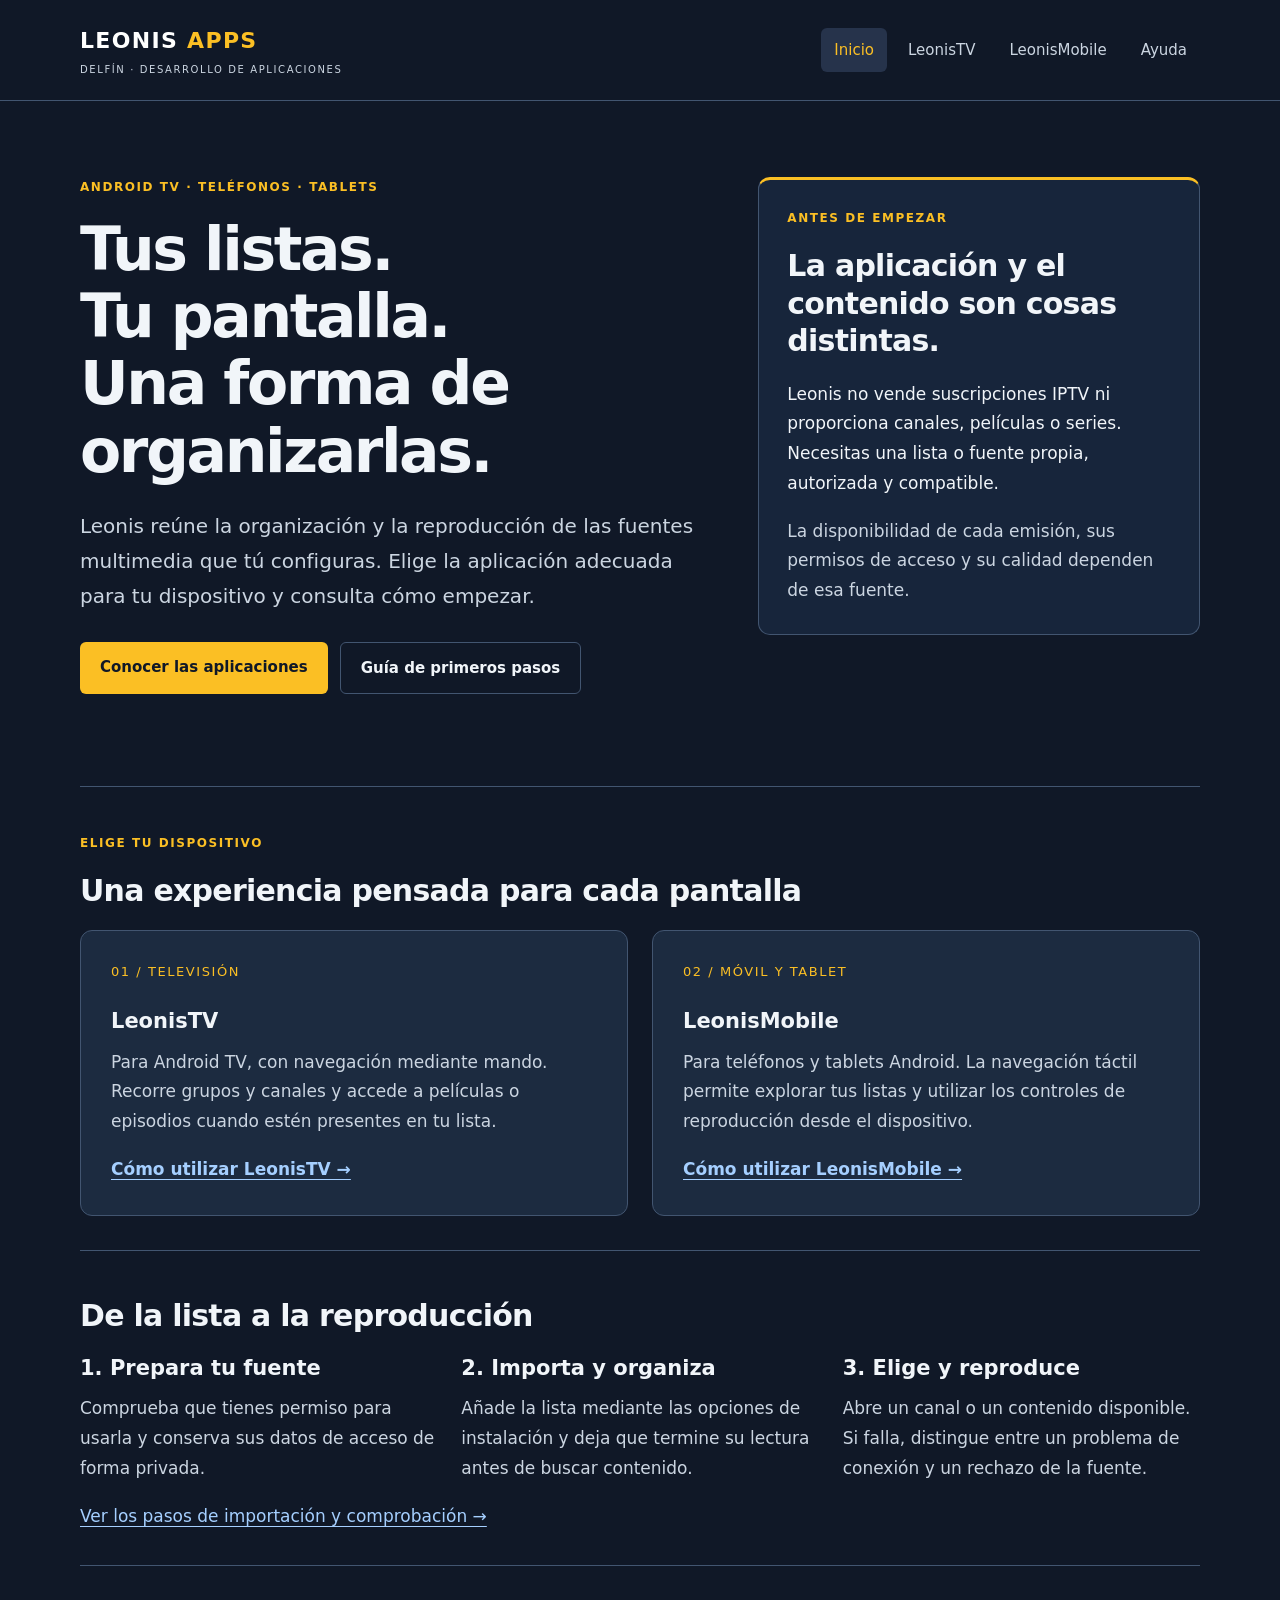
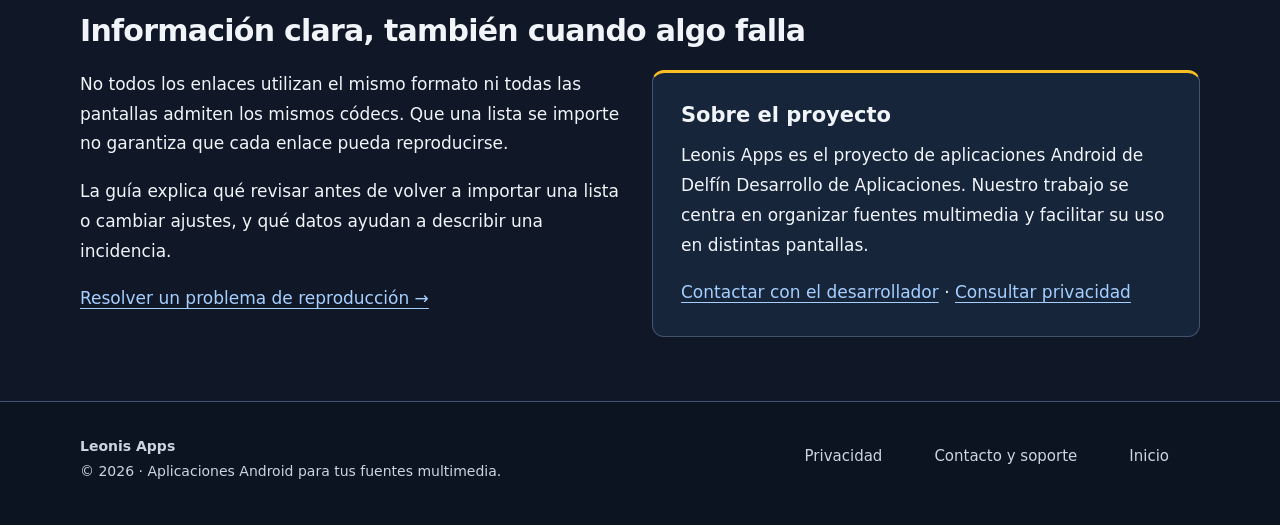
<file: index.html>
<!doctype html>
<html lang="es"><head><meta charset="utf-8"><meta name="viewport" content="width=device-width, initial-scale=1"><meta name="description" content="Conoce LeonisTV y LeonisMobile: aplicaciones para organizar y reproducir tus listas multimedia en Android. Guías de uso, compatibilidad y soporte.">
<meta name="google-adsense-account" content="ca-pub-5073431375386624">
<title>Tus listas multimedia, organizadas | Leonis Apps</title><link rel="stylesheet" href="assets/site.css"></head>
<body><a class="skip" href="#contenido">Saltar al contenido</a><header class="site-header"><div class="wrap header-inner"><a class="brand" href="index.html">LEONIS<span> APPS</span><small>DELFÍN · DESARROLLO DE APLICACIONES</small></a><nav aria-label="Navegación principal"><a href="index.html" aria-current="page">Inicio</a><a href="leonis-tv.html">LeonisTV</a><a href="leonis-mobile.html">LeonisMobile</a><a href="ayuda.html">Ayuda</a></nav></div></header>
<main id="contenido" class="wrap">
<div class="hero"><div><p class="eyebrow">Android TV · Teléfonos · Tablets</p><h1>Tus listas.<br>Tu pantalla.<br>Una forma de organizarlas.</h1><p class="lead">Leonis reúne la organización y la reproducción de las fuentes multimedia que tú configuras. Elige la aplicación adecuada para tu dispositivo y consulta cómo empezar.</p><div class="actions"><a class="button" href="#aplicaciones">Conocer las aplicaciones</a><a class="button secondary" href="ayuda.html">Guía de primeros pasos</a></div></div><aside class="aside"><p class="eyebrow">Antes de empezar</p><h2>La aplicación y el contenido son cosas distintas.</h2><p>Leonis no vende suscripciones IPTV ni proporciona canales, películas o series. Necesitas una lista o fuente propia, autorizada y compatible.</p><p class="muted">La disponibilidad de cada emisión, sus permisos de acceso y su calidad dependen de esa fuente.</p></aside></div>
<section class="section" id="aplicaciones"><p class="eyebrow">Elige tu dispositivo</p><h2>Una experiencia pensada para cada pantalla</h2><div class="grid"><article class="card"><span class="number">01 / TELEVISIÓN</span><h3>LeonisTV</h3><p>Para Android TV, con navegación mediante mando. Recorre grupos y canales y accede a películas o episodios cuando estén presentes en tu lista.</p><a href="leonis-tv.html">Cómo utilizar LeonisTV →</a></article><article class="card"><span class="number">02 / MÓVIL Y TABLET</span><h3>LeonisMobile</h3><p>Para teléfonos y tablets Android. La navegación táctil permite explorar tus listas y utilizar los controles de reproducción desde el dispositivo.</p><a href="leonis-mobile.html">Cómo utilizar LeonisMobile →</a></article></div></section>
<section class="section"><h2>De la lista a la reproducción</h2><div class="grid three"><article><h3>1. Prepara tu fuente</h3><p class="muted">Comprueba que tienes permiso para usarla y conserva sus datos de acceso de forma privada.</p></article><article><h3>2. Importa y organiza</h3><p class="muted">Añade la lista mediante las opciones de instalación y deja que termine su lectura antes de buscar contenido.</p></article><article><h3>3. Elige y reproduce</h3><p class="muted">Abre un canal o un contenido disponible. Si falla, distingue entre un problema de conexión y un rechazo de la fuente.</p></article></div><a href="ayuda.html#importar">Ver los pasos de importación y comprobación →</a></section>
<section class="section"><h2>Información clara, también cuando algo falla</h2><div class="grid"><div><p>No todos los enlaces utilizan el mismo formato ni todas las pantallas admiten los mismos códecs. Que una lista se importe no garantiza que cada enlace pueda reproducirse.</p><p>La guía explica qué revisar antes de volver a importar una lista o cambiar ajustes, y qué datos ayudan a describir una incidencia.</p><a href="ayuda.html#diagnostico">Resolver un problema de reproducción →</a></div><div class="aside"><h3>Sobre el proyecto</h3><p>Leonis Apps es el proyecto de aplicaciones Android de Delfín Desarrollo de Aplicaciones. Nuestro trabajo se centra en organizar fuentes multimedia y facilitar su uso en distintas pantallas.</p><p><a href="ayuda.html#contacto">Contactar con el desarrollador</a> · <a href="leonis-privacy/">Consultar privacidad</a></p></div></div></section>
</main>
<footer class="site-footer"><div class="wrap footer-inner"><div><strong>Leonis Apps</strong><br>© 2026 · Aplicaciones Android para tus fuentes multimedia.</div><nav aria-label="Información y contacto"><a href="leonis-privacy/">Privacidad</a><a href="ayuda.html#contacto">Contacto y soporte</a><a href="index.html">Inicio</a></nav></div></footer></body></html>
</file>
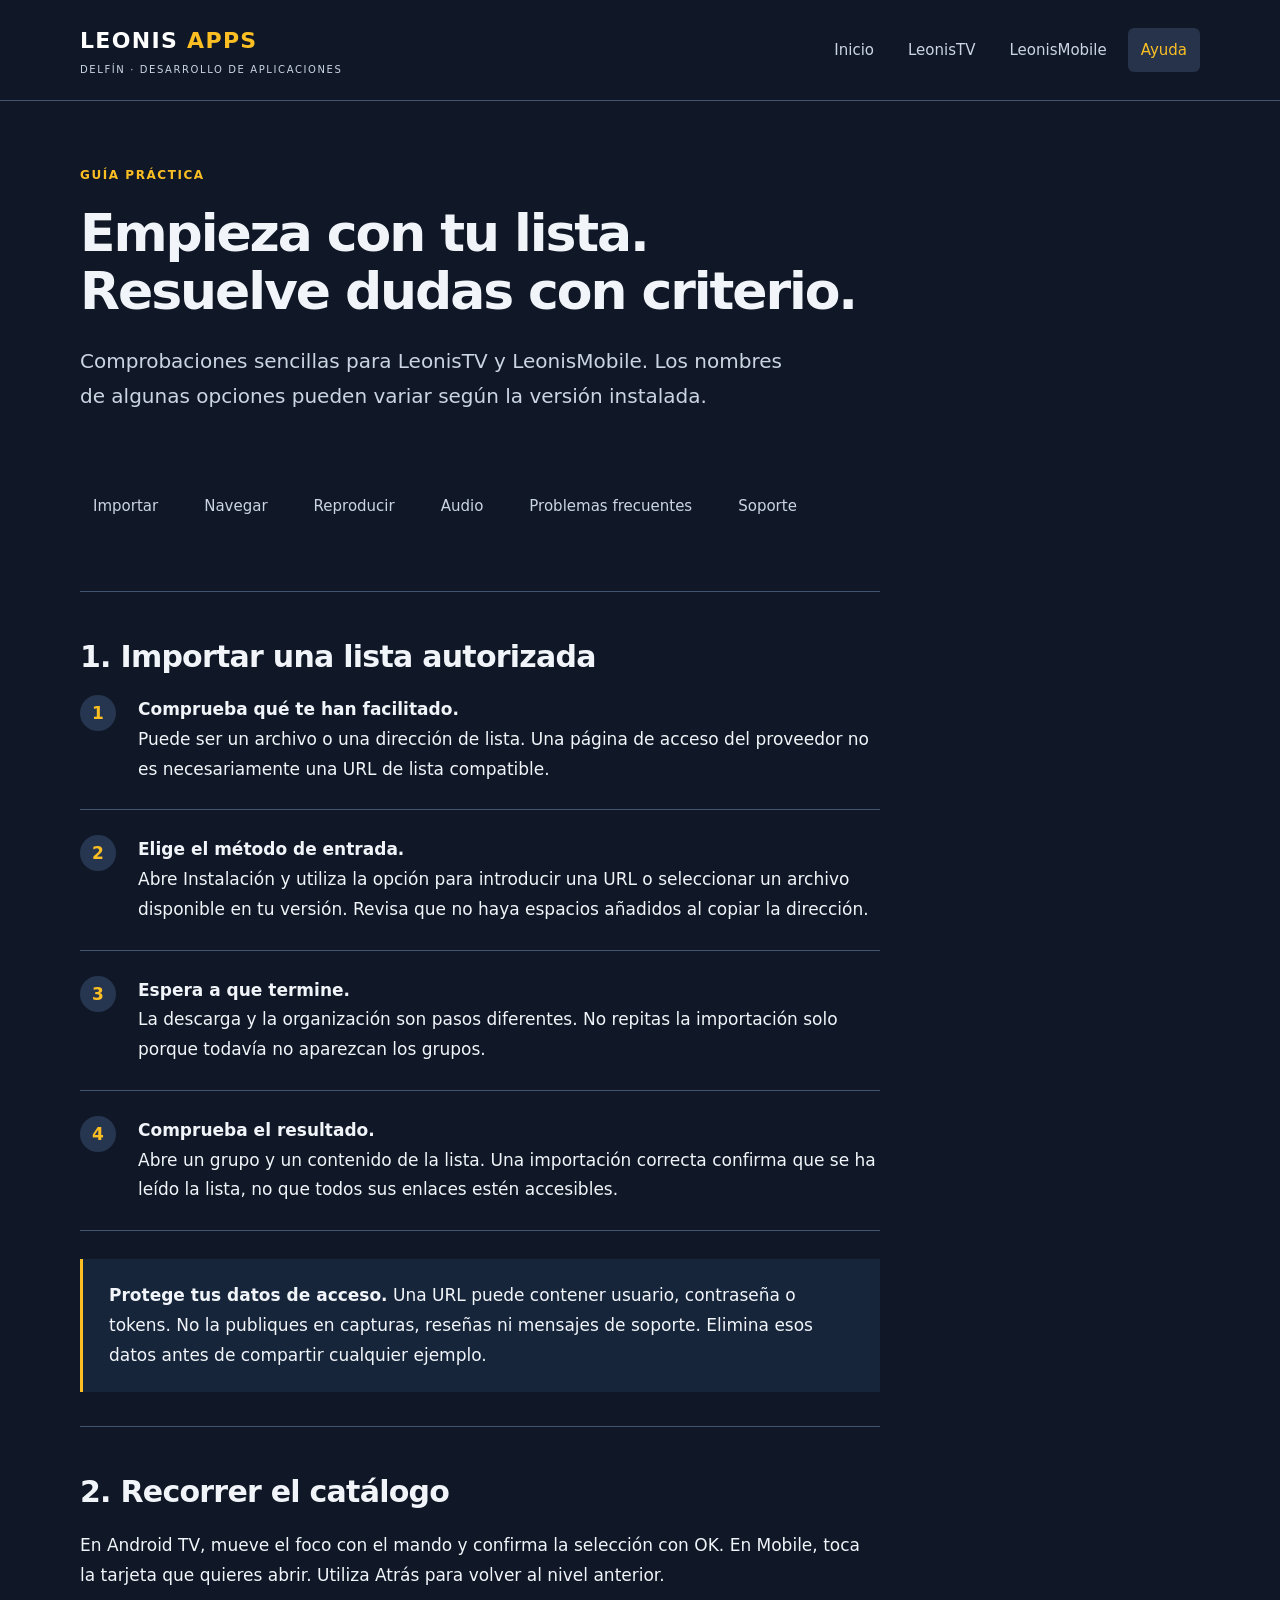
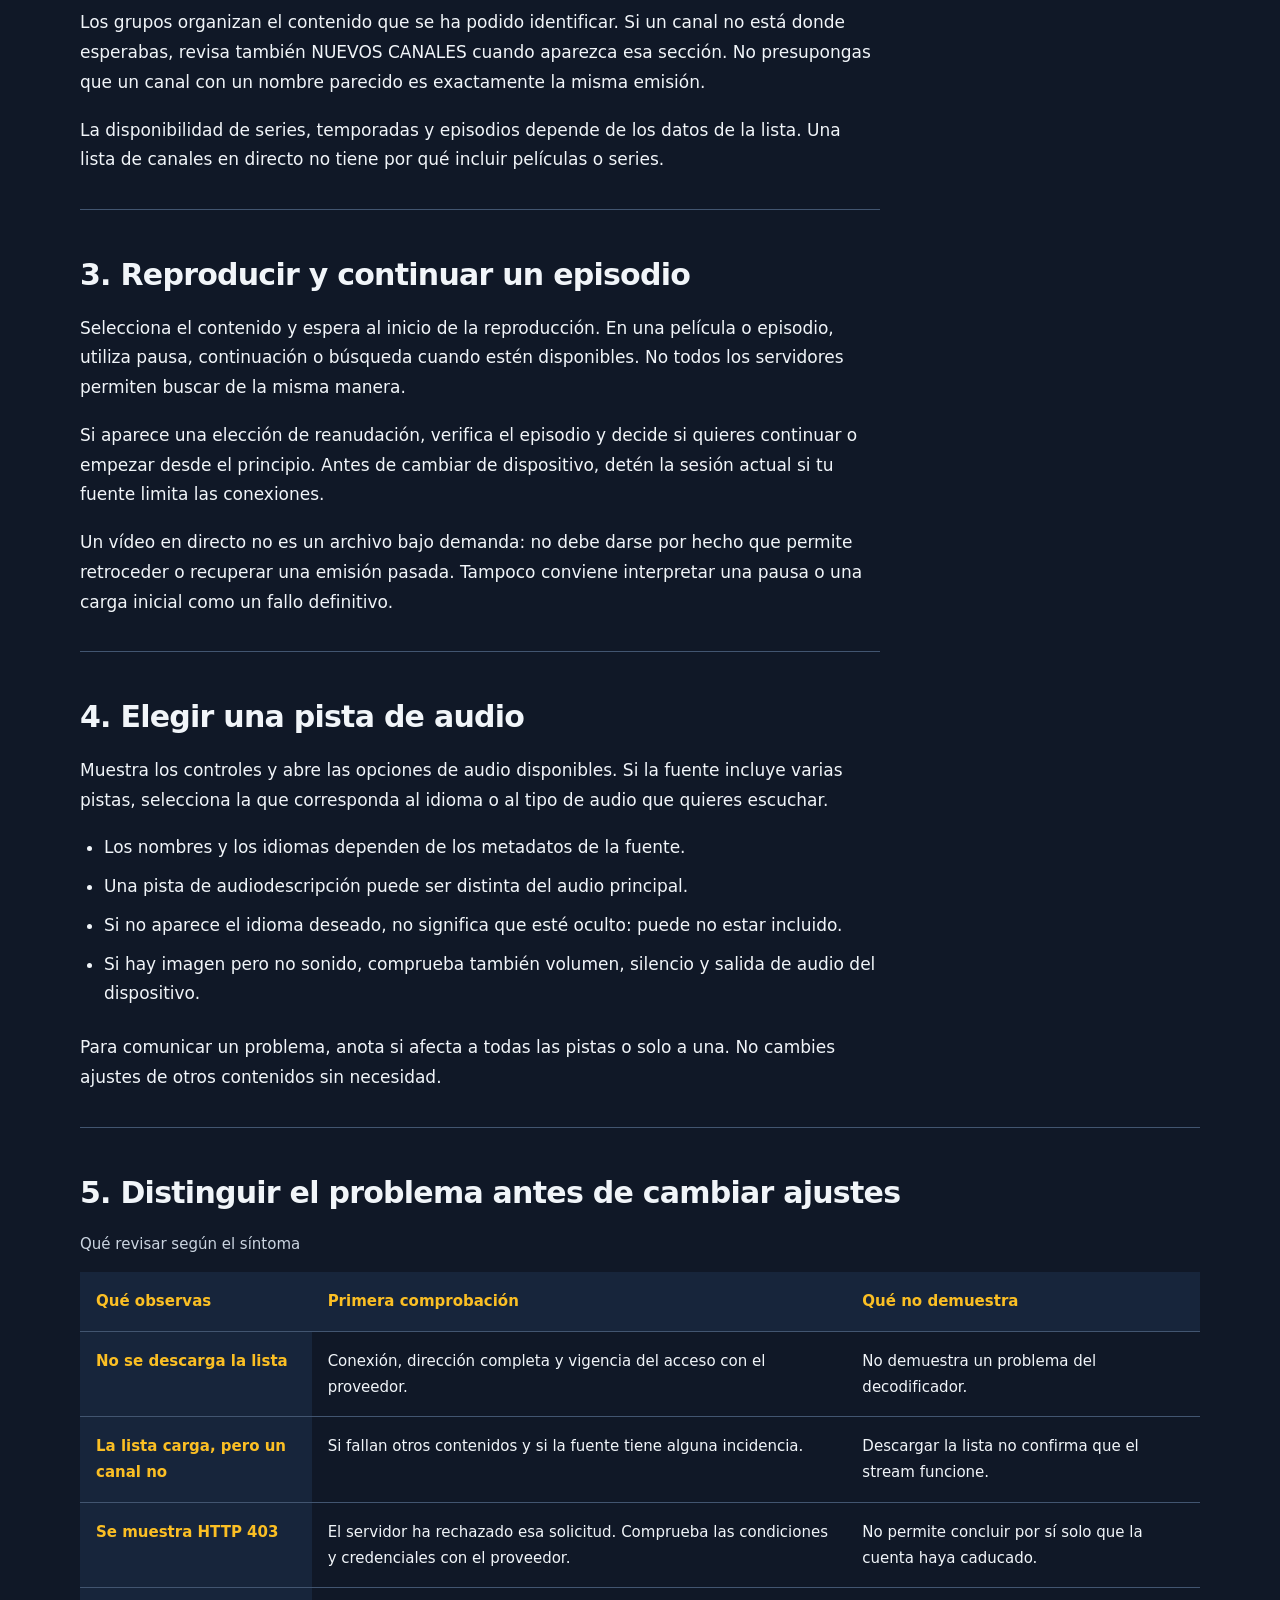
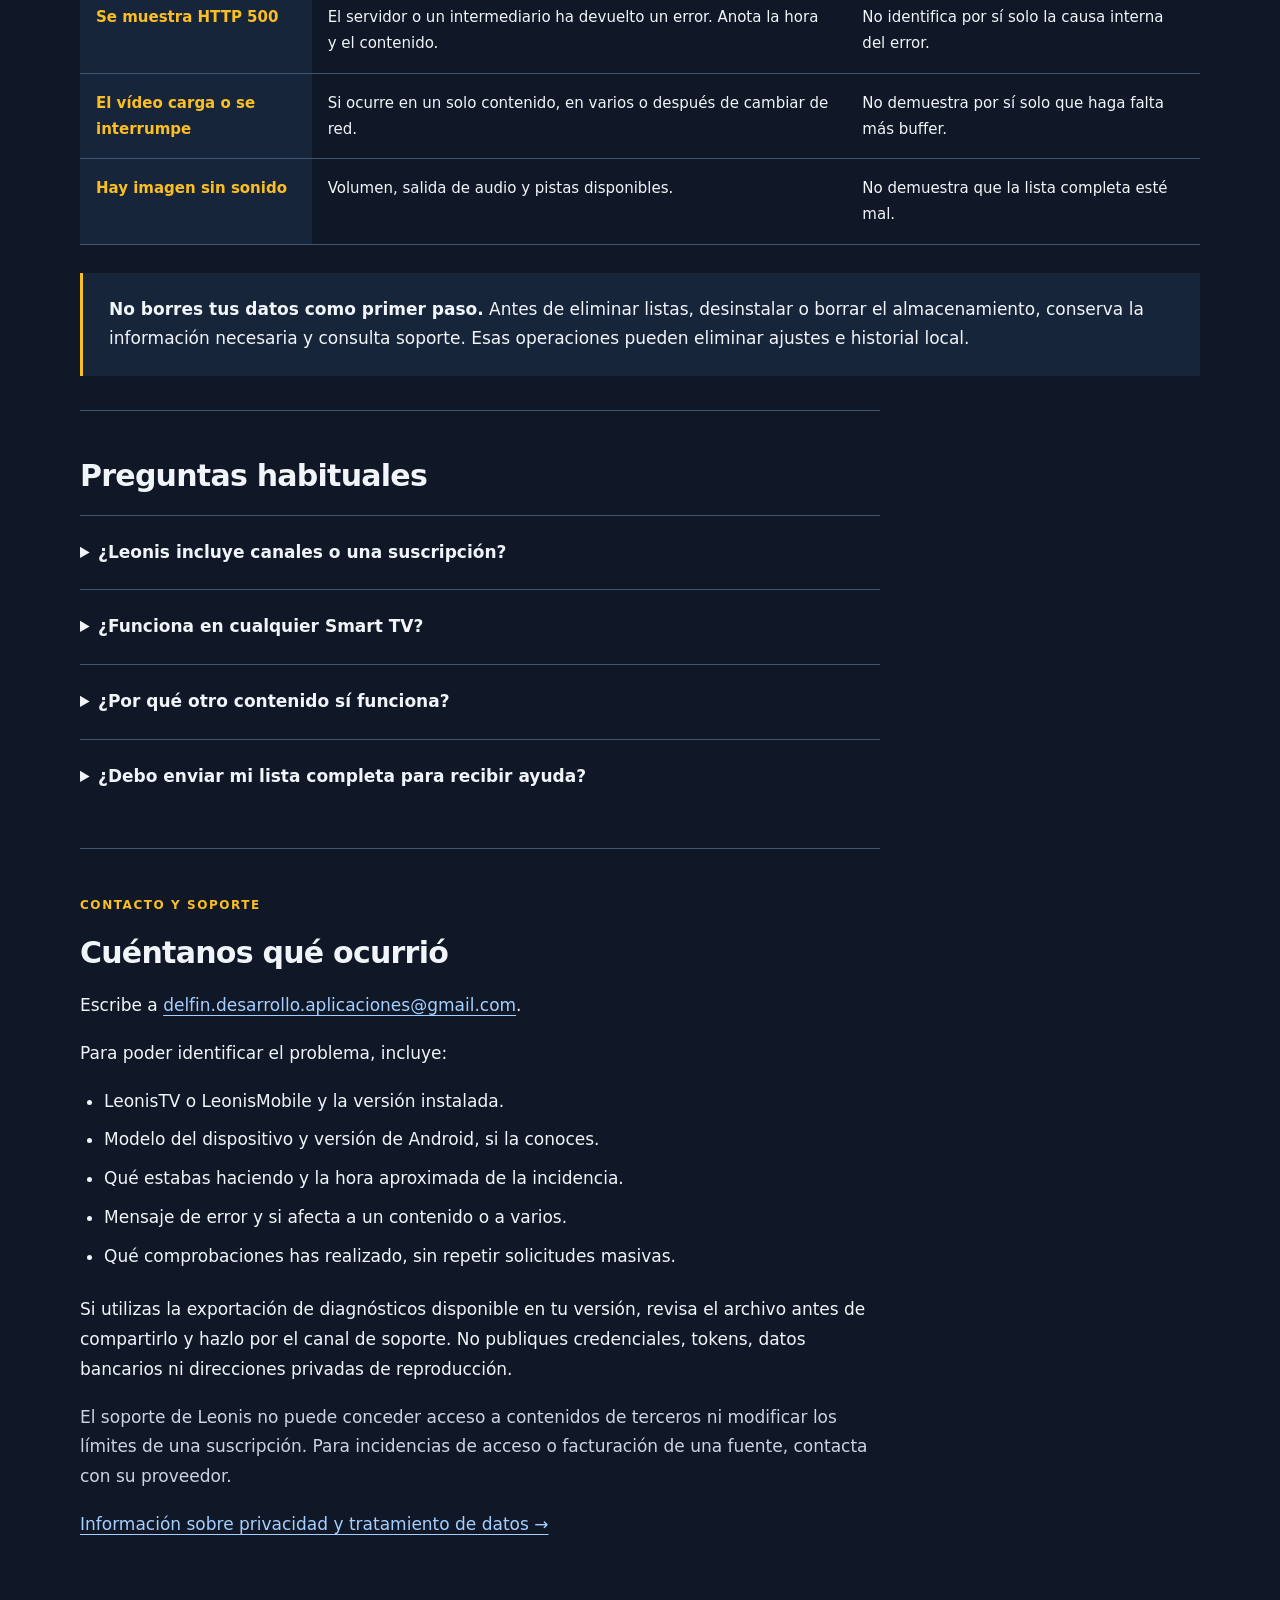
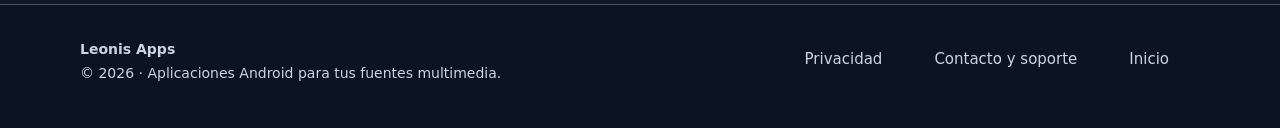
<file: ayuda.html>
<!doctype html>
<html lang="es"><head><meta charset="utf-8"><meta name="viewport" content="width=device-width, initial-scale=1"><meta name="description" content="Pasos para importar listas autorizadas, navegar, reproducir, elegir audio y comunicar incidencias de Leonis sin compartir información privada.">
<meta name="google-adsense-account" content="ca-pub-5073431375386624">
<title>Ayuda para utilizar Leonis | Leonis Apps</title><link rel="stylesheet" href="assets/site.css"></head>
<body><a class="skip" href="#contenido">Saltar al contenido</a><header class="site-header"><div class="wrap header-inner"><a class="brand" href="index.html">LEONIS<span> APPS</span><small>DELFÍN · DESARROLLO DE APLICACIONES</small></a><nav aria-label="Navegación principal"><a href="index.html">Inicio</a><a href="leonis-tv.html">LeonisTV</a><a href="leonis-mobile.html">LeonisMobile</a><a href="ayuda.html" aria-current="page">Ayuda</a></nav></div></header>
<main id="contenido" class="wrap">
<header class="page-head"><p class="eyebrow">Guía práctica</p><h1>Empieza con tu lista.<br>Resuelve dudas con criterio.</h1><p class="lead">Comprobaciones sencillas para LeonisTV y LeonisMobile. Los nombres de algunas opciones pueden variar según la versión instalada.</p></header>
<nav class="toc" aria-label="Apartados de ayuda"><a href="#importar">Importar</a><a href="#navegar">Navegar</a><a href="#reproducir">Reproducir</a><a href="#audio">Audio</a><a href="#diagnostico">Problemas frecuentes</a><a href="#contacto">Soporte</a></nav>
<section class="section prose" id="importar"><h2>1. Importar una lista autorizada</h2><ol class="steps"><li><strong>Comprueba qué te han facilitado.</strong>Puede ser un archivo o una dirección de lista. Una página de acceso del proveedor no es necesariamente una URL de lista compatible.</li><li><strong>Elige el método de entrada.</strong>Abre Instalación y utiliza la opción para introducir una URL o seleccionar un archivo disponible en tu versión. Revisa que no haya espacios añadidos al copiar la dirección.</li><li><strong>Espera a que termine.</strong>La descarga y la organización son pasos diferentes. No repitas la importación solo porque todavía no aparezcan los grupos.</li><li><strong>Comprueba el resultado.</strong>Abre un grupo y un contenido de la lista. Una importación correcta confirma que se ha leído la lista, no que todos sus enlaces estén accesibles.</li></ol><div class="note"><p><strong>Protege tus datos de acceso.</strong> Una URL puede contener usuario, contraseña o tokens. No la publiques en capturas, reseñas ni mensajes de soporte. Elimina esos datos antes de compartir cualquier ejemplo.</p></div></section>
<section class="section prose" id="navegar"><h2>2. Recorrer el catálogo</h2><p>En Android TV, mueve el foco con el mando y confirma la selección con OK. En Mobile, toca la tarjeta que quieres abrir. Utiliza Atrás para volver al nivel anterior.</p><p>Los grupos organizan el contenido que se ha podido identificar. Si un canal no está donde esperabas, revisa también NUEVOS CANALES cuando aparezca esa sección. No presupongas que un canal con un nombre parecido es exactamente la misma emisión.</p><p>La disponibilidad de series, temporadas y episodios depende de los datos de la lista. Una lista de canales en directo no tiene por qué incluir películas o series.</p></section>
<section class="section prose" id="reproducir"><h2>3. Reproducir y continuar un episodio</h2><p>Selecciona el contenido y espera al inicio de la reproducción. En una película o episodio, utiliza pausa, continuación o búsqueda cuando estén disponibles. No todos los servidores permiten buscar de la misma manera.</p><p>Si aparece una elección de reanudación, verifica el episodio y decide si quieres continuar o empezar desde el principio. Antes de cambiar de dispositivo, detén la sesión actual si tu fuente limita las conexiones.</p><p>Un vídeo en directo no es un archivo bajo demanda: no debe darse por hecho que permite retroceder o recuperar una emisión pasada. Tampoco conviene interpretar una pausa o una carga inicial como un fallo definitivo.</p></section>
<section class="section prose" id="audio"><h2>4. Elegir una pista de audio</h2><p>Muestra los controles y abre las opciones de audio disponibles. Si la fuente incluye varias pistas, selecciona la que corresponda al idioma o al tipo de audio que quieres escuchar.</p><ul><li>Los nombres y los idiomas dependen de los metadatos de la fuente.</li><li>Una pista de audiodescripción puede ser distinta del audio principal.</li><li>Si no aparece el idioma deseado, no significa que esté oculto: puede no estar incluido.</li><li>Si hay imagen pero no sonido, comprueba también volumen, silencio y salida de audio del dispositivo.</li></ul><p>Para comunicar un problema, anota si afecta a todas las pistas o solo a una. No cambies ajustes de otros contenidos sin necesidad.</p></section>
<section class="section" id="diagnostico"><h2>5. Distinguir el problema antes de cambiar ajustes</h2><div class="table-wrap"><table><caption>Qué revisar según el síntoma</caption><thead><tr><th scope="col">Qué observas</th><th scope="col">Primera comprobación</th><th scope="col">Qué no demuestra</th></tr></thead><tbody><tr><th scope="row">No se descarga la lista</th><td>Conexión, dirección completa y vigencia del acceso con el proveedor.</td><td>No demuestra un problema del decodificador.</td></tr><tr><th scope="row">La lista carga, pero un canal no</th><td>Si fallan otros contenidos y si la fuente tiene alguna incidencia.</td><td>Descargar la lista no confirma que el stream funcione.</td></tr><tr><th scope="row">Se muestra HTTP 403</th><td>El servidor ha rechazado esa solicitud. Comprueba las condiciones y credenciales con el proveedor.</td><td>No permite concluir por sí solo que la cuenta haya caducado.</td></tr><tr><th scope="row">Se muestra HTTP 500</th><td>El servidor o un intermediario ha devuelto un error. Anota la hora y el contenido.</td><td>No identifica por sí solo la causa interna del error.</td></tr><tr><th scope="row">El vídeo carga o se interrumpe</th><td>Si ocurre en un solo contenido, en varios o después de cambiar de red.</td><td>No demuestra por sí solo que haga falta más buffer.</td></tr><tr><th scope="row">Hay imagen sin sonido</th><td>Volumen, salida de audio y pistas disponibles.</td><td>No demuestra que la lista completa esté mal.</td></tr></tbody></table></div><div class="note"><p><strong>No borres tus datos como primer paso.</strong> Antes de eliminar listas, desinstalar o borrar el almacenamiento, conserva la información necesaria y consulta soporte. Esas operaciones pueden eliminar ajustes e historial local.</p></div></section>
<section class="section prose"><h2>Preguntas habituales</h2><details><summary>¿Leonis incluye canales o una suscripción?</summary><p>No. La aplicación organiza y reproduce las fuentes que configura el usuario. Debes tener autorización para acceder a ellas.</p></details><details><summary>¿Funciona en cualquier Smart TV?</summary><p>No se puede garantizar. LeonisTV está orientada a Android TV; otros televisores pueden utilizar un sistema diferente. Comprueba la disponibilidad oficial para tu dispositivo.</p></details><details><summary>¿Por qué otro contenido sí funciona?</summary><p>Los enlaces pueden utilizar servidores, formatos o pistas diferentes. Esa diferencia ayuda a acotar la incidencia, pero no demuestra por sí sola cuál es la causa.</p></details><details><summary>¿Debo enviar mi lista completa para recibir ayuda?</summary><p>No la envíes de forma pública ni como primer paso. Describe el síntoma y facilita versión, dispositivo y hora. Si después hace falta más información, se indicará cómo compartir únicamente lo necesario.</p></details></section>
<section class="section prose contact" id="contacto"><p class="eyebrow">Contacto y soporte</p><h2>Cuéntanos qué ocurrió</h2><p>Escribe a <a href="mailto:delfin.desarrollo.aplicaciones@gmail.com">delfin.desarrollo.aplicaciones@gmail.com</a>.</p><p>Para poder identificar el problema, incluye:</p><ul><li>LeonisTV o LeonisMobile y la versión instalada.</li><li>Modelo del dispositivo y versión de Android, si la conoces.</li><li>Qué estabas haciendo y la hora aproximada de la incidencia.</li><li>Mensaje de error y si afecta a un contenido o a varios.</li><li>Qué comprobaciones has realizado, sin repetir solicitudes masivas.</li></ul><p>Si utilizas la exportación de diagnósticos disponible en tu versión, revisa el archivo antes de compartirlo y hazlo por el canal de soporte. No publiques credenciales, tokens, datos bancarios ni direcciones privadas de reproducción.</p><p class="muted">El soporte de Leonis no puede conceder acceso a contenidos de terceros ni modificar los límites de una suscripción. Para incidencias de acceso o facturación de una fuente, contacta con su proveedor.</p><a href="leonis-privacy/">Información sobre privacidad y tratamiento de datos →</a></section>
</main>
<footer class="site-footer"><div class="wrap footer-inner"><div><strong>Leonis Apps</strong><br>© 2026 · Aplicaciones Android para tus fuentes multimedia.</div><nav aria-label="Información y contacto"><a href="leonis-privacy/">Privacidad</a><a href="ayuda.html#contacto">Contacto y soporte</a><a href="index.html">Inicio</a></nav></div></footer></body></html>
</file>
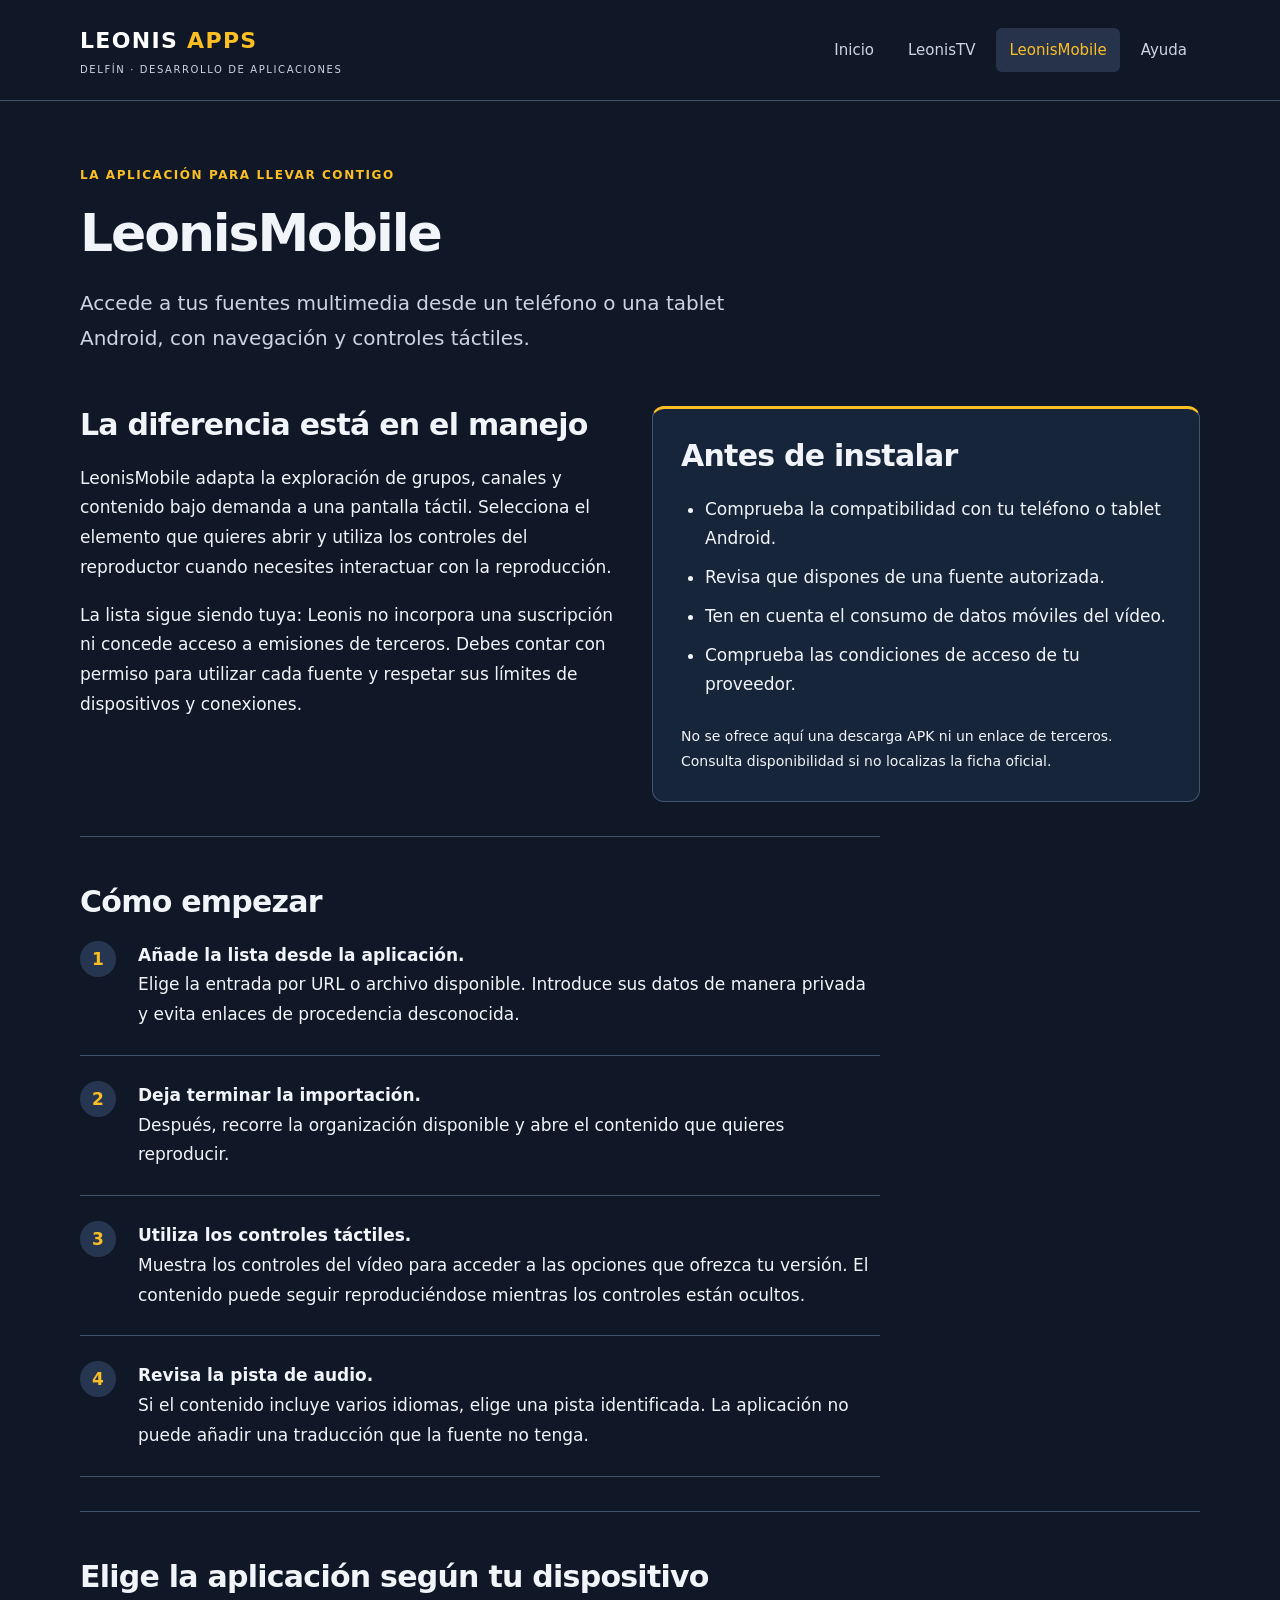
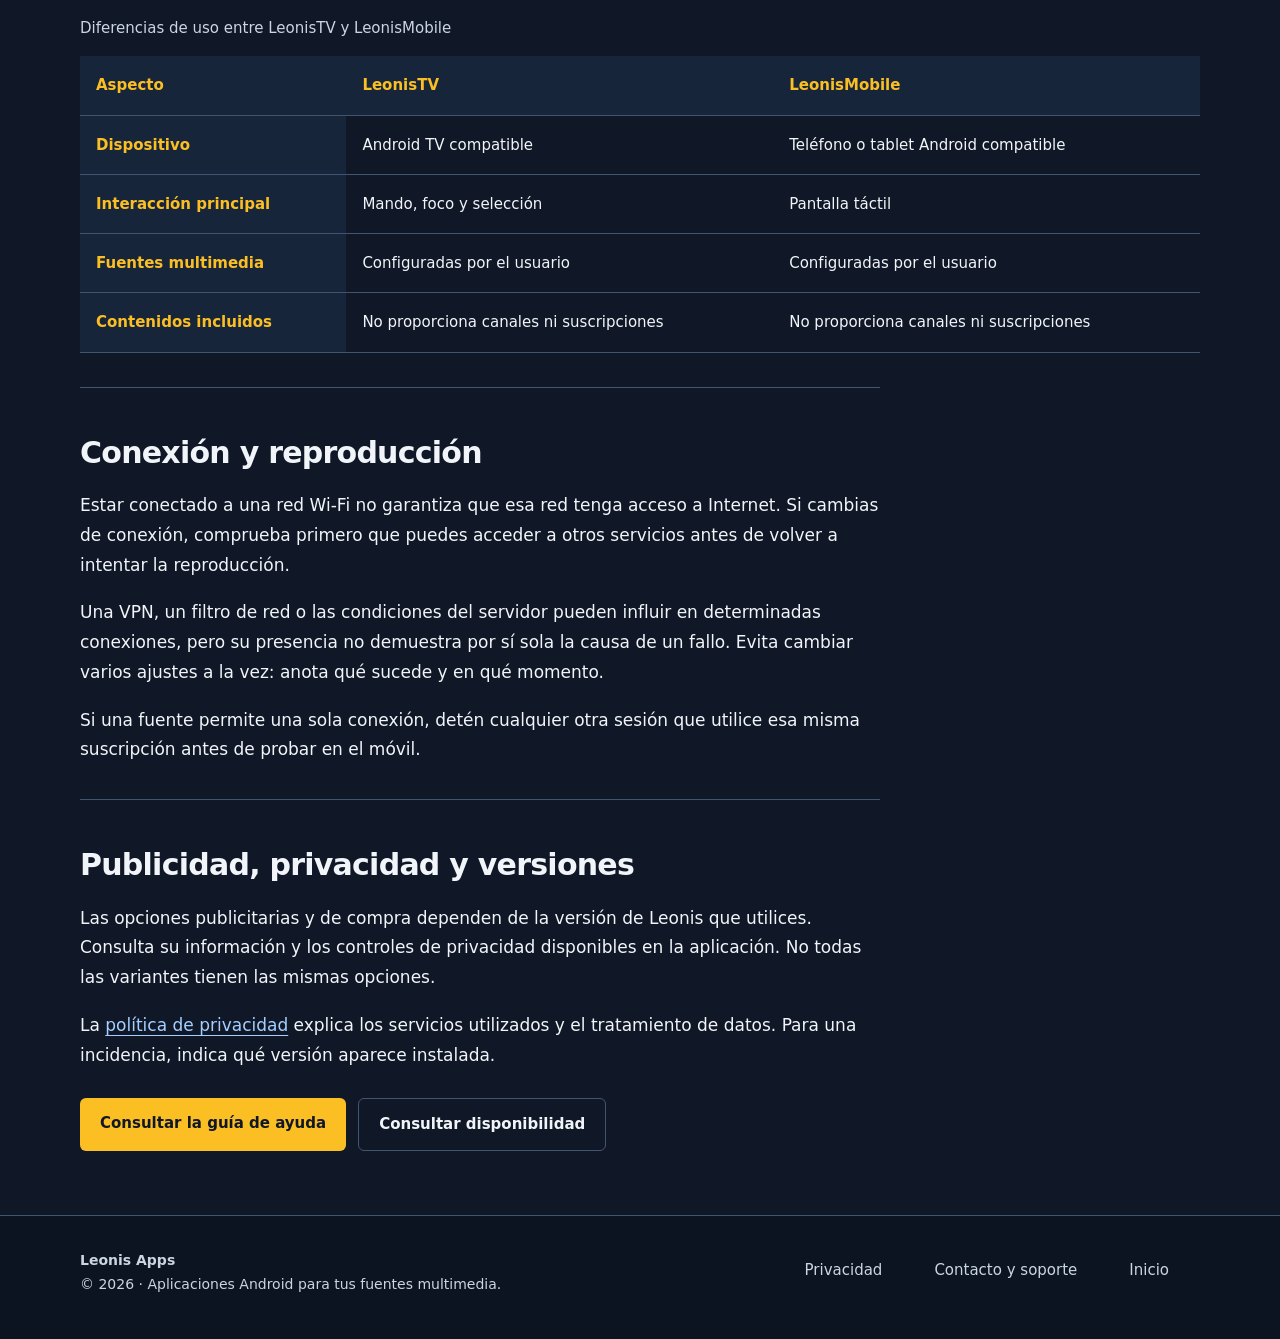
<file: leonis-mobile.html>
<!doctype html>
<html lang="es"><head><meta charset="utf-8"><meta name="viewport" content="width=device-width, initial-scale=1"><meta name="description" content="Conoce LeonisMobile: navegación táctil, importación de listas y reproducción multimedia en teléfonos y tablets Android.">
<meta name="google-adsense-account" content="ca-pub-5073431375386624">
<title>LeonisMobile para teléfonos y tablets | Leonis Apps</title><link rel="stylesheet" href="assets/site.css"></head>
<body><a class="skip" href="#contenido">Saltar al contenido</a><header class="site-header"><div class="wrap header-inner"><a class="brand" href="index.html">LEONIS<span> APPS</span><small>DELFÍN · DESARROLLO DE APLICACIONES</small></a><nav aria-label="Navegación principal"><a href="index.html">Inicio</a><a href="leonis-tv.html">LeonisTV</a><a href="leonis-mobile.html" aria-current="page">LeonisMobile</a><a href="ayuda.html">Ayuda</a></nav></div></header>
<main id="contenido" class="wrap">
<header class="page-head"><p class="eyebrow">La aplicación para llevar contigo</p><h1>LeonisMobile</h1><p class="lead">Accede a tus fuentes multimedia desde un teléfono o una tablet Android, con navegación y controles táctiles.</p></header>
<div class="grid"><section><h2>La diferencia está en el manejo</h2><p>LeonisMobile adapta la exploración de grupos, canales y contenido bajo demanda a una pantalla táctil. Selecciona el elemento que quieres abrir y utiliza los controles del reproductor cuando necesites interactuar con la reproducción.</p><p>La lista sigue siendo tuya: Leonis no incorpora una suscripción ni concede acceso a emisiones de terceros. Debes contar con permiso para utilizar cada fuente y respetar sus límites de dispositivos y conexiones.</p></section><aside class="aside"><h2>Antes de instalar</h2><ul><li>Comprueba la compatibilidad con tu teléfono o tablet Android.</li><li>Revisa que dispones de una fuente autorizada.</li><li>Ten en cuenta el consumo de datos móviles del vídeo.</li><li>Comprueba las condiciones de acceso de tu proveedor.</li></ul><p class="small">No se ofrece aquí una descarga APK ni un enlace de terceros. Consulta disponibilidad si no localizas la ficha oficial.</p></aside></div>
<section class="section prose"><h2>Cómo empezar</h2><ol class="steps"><li><strong>Añade la lista desde la aplicación.</strong>Elige la entrada por URL o archivo disponible. Introduce sus datos de manera privada y evita enlaces de procedencia desconocida.</li><li><strong>Deja terminar la importación.</strong>Después, recorre la organización disponible y abre el contenido que quieres reproducir.</li><li><strong>Utiliza los controles táctiles.</strong>Muestra los controles del vídeo para acceder a las opciones que ofrezca tu versión. El contenido puede seguir reproduciéndose mientras los controles están ocultos.</li><li><strong>Revisa la pista de audio.</strong>Si el contenido incluye varios idiomas, elige una pista identificada. La aplicación no puede añadir una traducción que la fuente no tenga.</li></ol></section>
<section class="section"><h2>Elige la aplicación según tu dispositivo</h2><div class="table-wrap"><table><caption>Diferencias de uso entre LeonisTV y LeonisMobile</caption><thead><tr><th scope="col">Aspecto</th><th scope="col">LeonisTV</th><th scope="col">LeonisMobile</th></tr></thead><tbody><tr><th scope="row">Dispositivo</th><td>Android TV compatible</td><td>Teléfono o tablet Android compatible</td></tr><tr><th scope="row">Interacción principal</th><td>Mando, foco y selección</td><td>Pantalla táctil</td></tr><tr><th scope="row">Fuentes multimedia</th><td>Configuradas por el usuario</td><td>Configuradas por el usuario</td></tr><tr><th scope="row">Contenidos incluidos</th><td>No proporciona canales ni suscripciones</td><td>No proporciona canales ni suscripciones</td></tr></tbody></table></div></section>
<section class="section prose"><h2>Conexión y reproducción</h2><p>Estar conectado a una red Wi-Fi no garantiza que esa red tenga acceso a Internet. Si cambias de conexión, comprueba primero que puedes acceder a otros servicios antes de volver a intentar la reproducción.</p><p>Una VPN, un filtro de red o las condiciones del servidor pueden influir en determinadas conexiones, pero su presencia no demuestra por sí sola la causa de un fallo. Evita cambiar varios ajustes a la vez: anota qué sucede y en qué momento.</p><p>Si una fuente permite una sola conexión, detén cualquier otra sesión que utilice esa misma suscripción antes de probar en el móvil.</p></section>
<section class="section prose"><h2>Publicidad, privacidad y versiones</h2><p>Las opciones publicitarias y de compra dependen de la versión de Leonis que utilices. Consulta su información y los controles de privacidad disponibles en la aplicación. No todas las variantes tienen las mismas opciones.</p><p>La <a href="leonis-privacy/">política de privacidad</a> explica los servicios utilizados y el tratamiento de datos. Para una incidencia, indica qué versión aparece instalada.</p><div class="actions"><a class="button" href="ayuda.html">Consultar la guía de ayuda</a><a class="button secondary" href="ayuda.html#contacto">Consultar disponibilidad</a></div></section>
</main>
<footer class="site-footer"><div class="wrap footer-inner"><div><strong>Leonis Apps</strong><br>© 2026 · Aplicaciones Android para tus fuentes multimedia.</div><nav aria-label="Información y contacto"><a href="leonis-privacy/">Privacidad</a><a href="ayuda.html#contacto">Contacto y soporte</a><a href="index.html">Inicio</a></nav></div></footer></body></html>
</file>
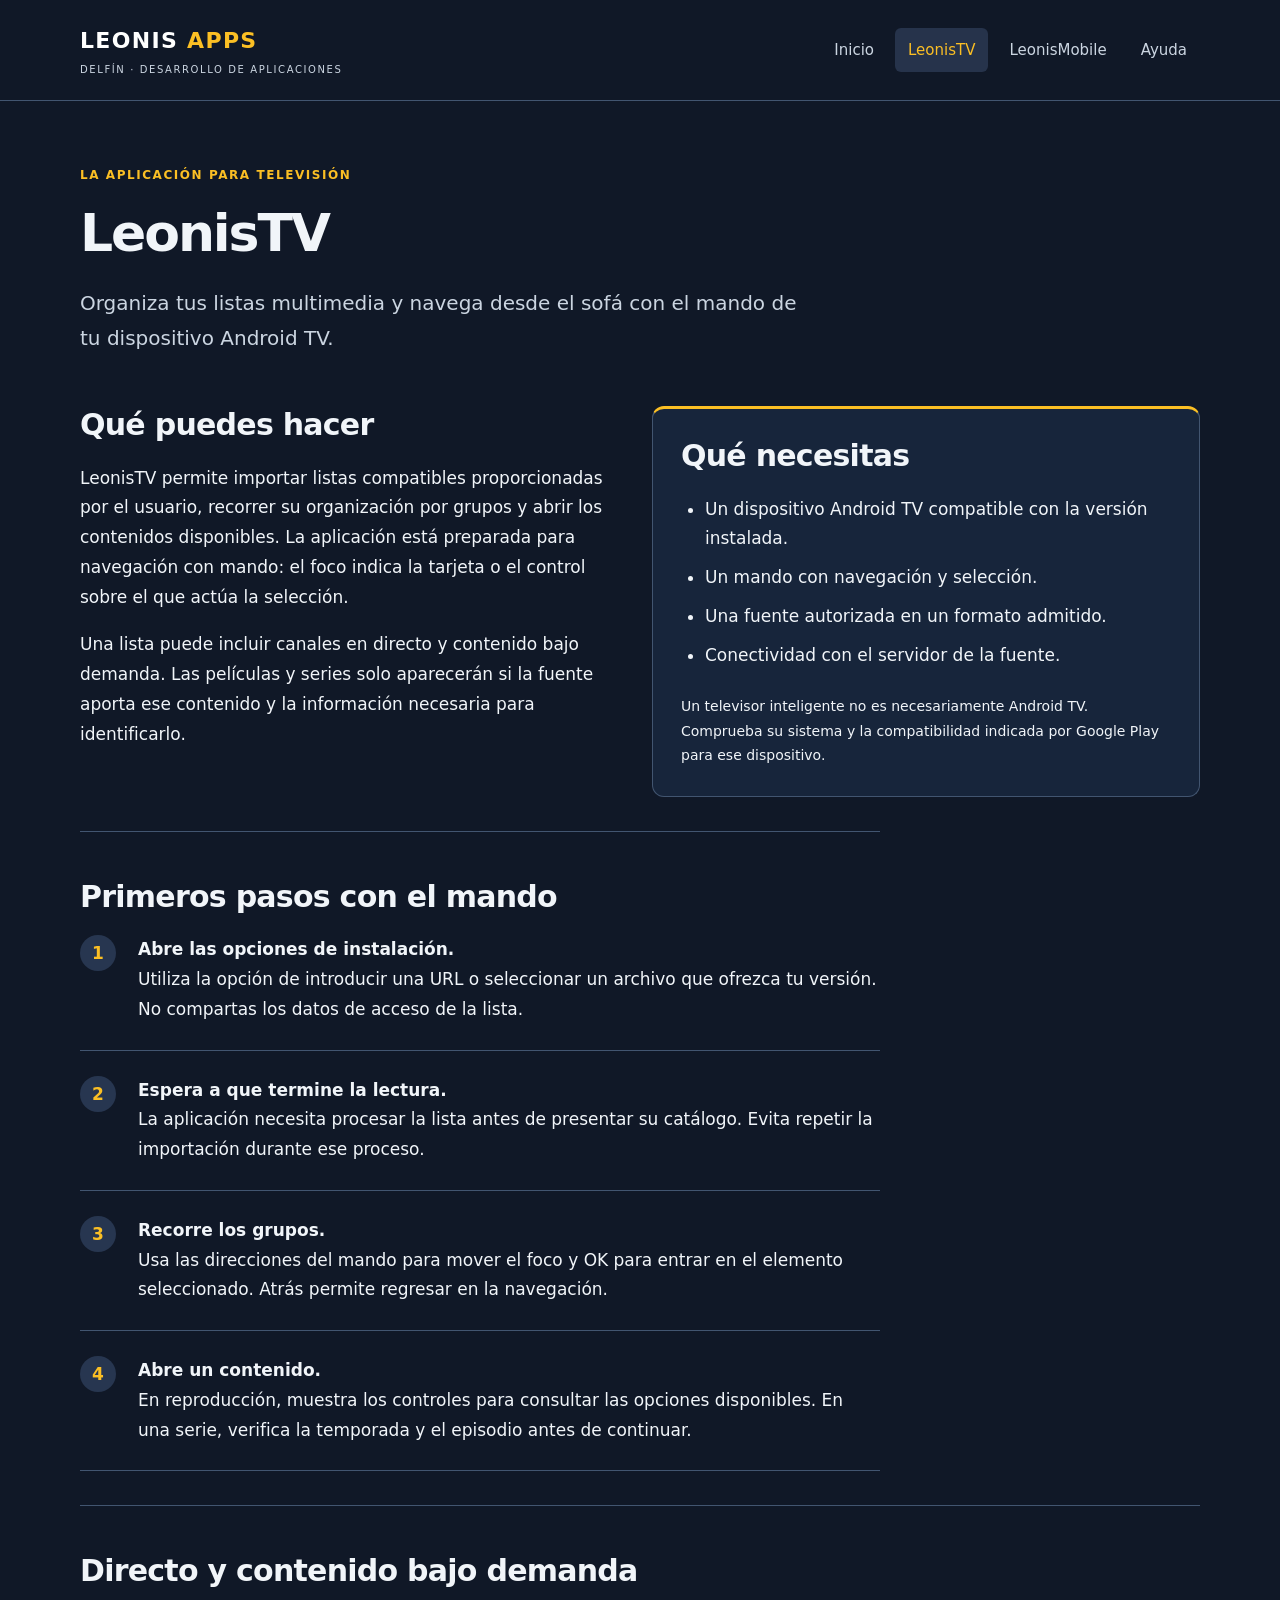
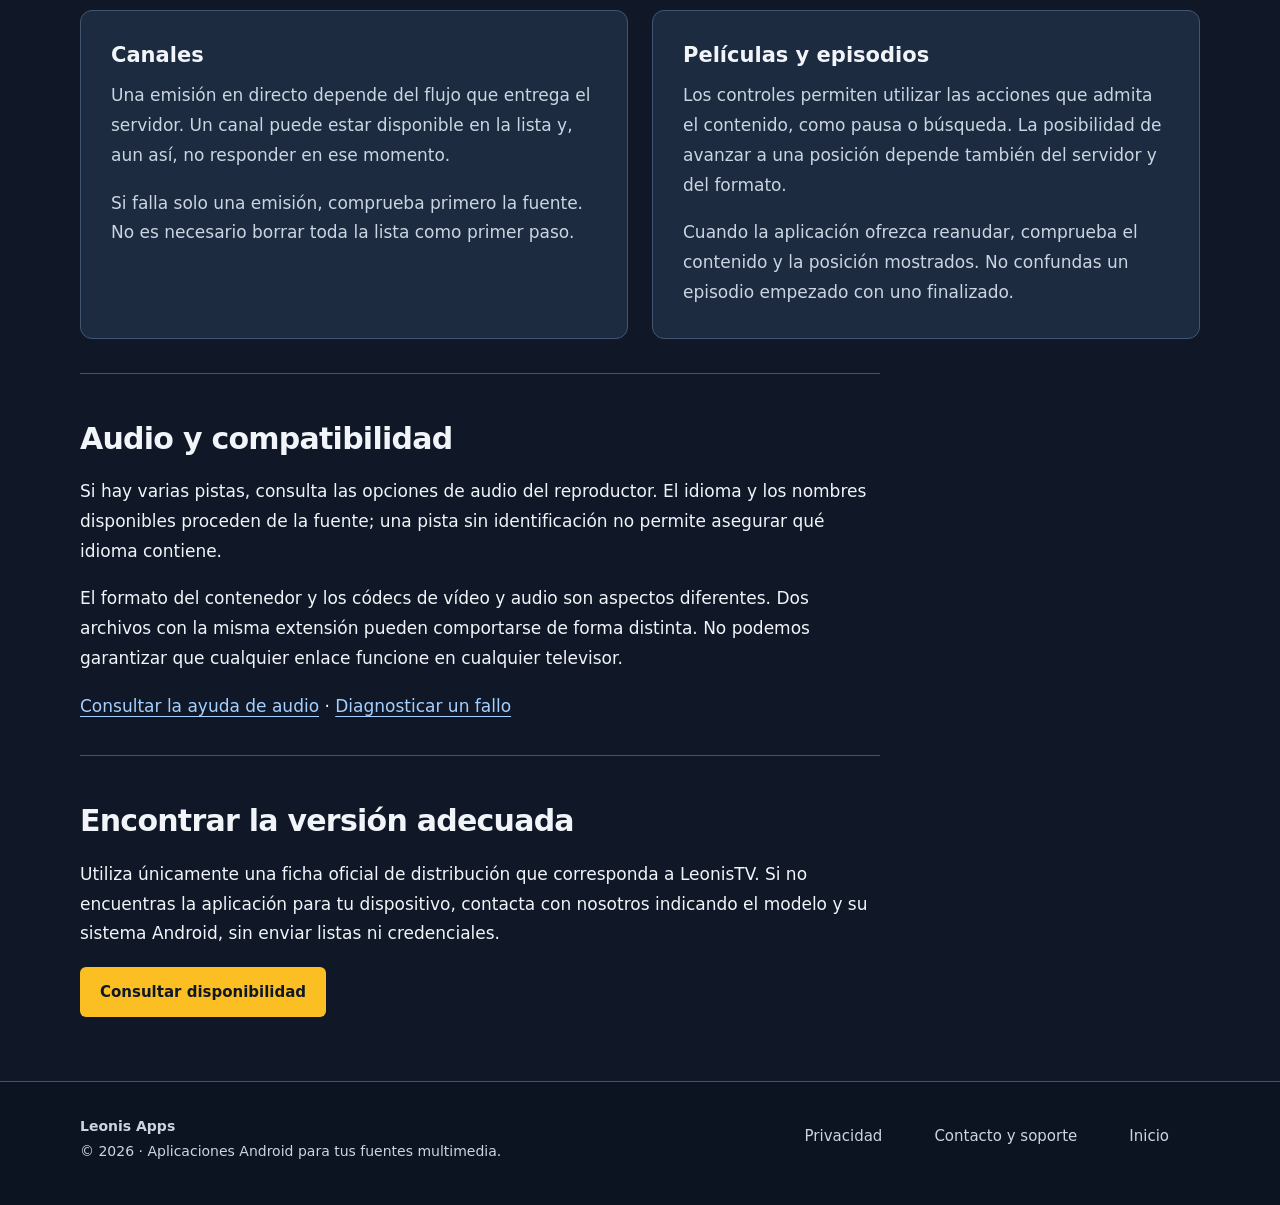
<file: leonis-tv.html>
<!doctype html>
<html lang="es"><head><meta charset="utf-8"><meta name="viewport" content="width=device-width, initial-scale=1"><meta name="description" content="Guía de LeonisTV: navegación con mando, listas multimedia, canales, películas, episodios y comprobaciones de compatibilidad.">
<meta name="google-adsense-account" content="ca-pub-5073431375386624">
<title>LeonisTV para Android TV | Leonis Apps</title><link rel="stylesheet" href="assets/site.css"></head>
<body><a class="skip" href="#contenido">Saltar al contenido</a><header class="site-header"><div class="wrap header-inner"><a class="brand" href="index.html">LEONIS<span> APPS</span><small>DELFÍN · DESARROLLO DE APLICACIONES</small></a><nav aria-label="Navegación principal"><a href="index.html">Inicio</a><a href="leonis-tv.html" aria-current="page">LeonisTV</a><a href="leonis-mobile.html">LeonisMobile</a><a href="ayuda.html">Ayuda</a></nav></div></header>
<main id="contenido" class="wrap">
<header class="page-head"><p class="eyebrow">La aplicación para televisión</p><h1>LeonisTV</h1><p class="lead">Organiza tus listas multimedia y navega desde el sofá con el mando de tu dispositivo Android TV.</p></header>
<div class="grid"><section class="prose"><h2>Qué puedes hacer</h2><p>LeonisTV permite importar listas compatibles proporcionadas por el usuario, recorrer su organización por grupos y abrir los contenidos disponibles. La aplicación está preparada para navegación con mando: el foco indica la tarjeta o el control sobre el que actúa la selección.</p><p>Una lista puede incluir canales en directo y contenido bajo demanda. Las películas y series solo aparecerán si la fuente aporta ese contenido y la información necesaria para identificarlo.</p></section><aside class="aside"><h2>Qué necesitas</h2><ul><li>Un dispositivo Android TV compatible con la versión instalada.</li><li>Un mando con navegación y selección.</li><li>Una fuente autorizada en un formato admitido.</li><li>Conectividad con el servidor de la fuente.</li></ul><p class="small">Un televisor inteligente no es necesariamente Android TV. Comprueba su sistema y la compatibilidad indicada por Google Play para ese dispositivo.</p></aside></div>
<section class="section prose"><h2>Primeros pasos con el mando</h2><ol class="steps"><li><strong>Abre las opciones de instalación.</strong>Utiliza la opción de introducir una URL o seleccionar un archivo que ofrezca tu versión. No compartas los datos de acceso de la lista.</li><li><strong>Espera a que termine la lectura.</strong>La aplicación necesita procesar la lista antes de presentar su catálogo. Evita repetir la importación durante ese proceso.</li><li><strong>Recorre los grupos.</strong>Usa las direcciones del mando para mover el foco y OK para entrar en el elemento seleccionado. Atrás permite regresar en la navegación.</li><li><strong>Abre un contenido.</strong>En reproducción, muestra los controles para consultar las opciones disponibles. En una serie, verifica la temporada y el episodio antes de continuar.</li></ol></section>
<section class="section"><h2>Directo y contenido bajo demanda</h2><div class="grid"><article class="card"><h3>Canales</h3><p>Una emisión en directo depende del flujo que entrega el servidor. Un canal puede estar disponible en la lista y, aun así, no responder en ese momento.</p><p>Si falla solo una emisión, comprueba primero la fuente. No es necesario borrar toda la lista como primer paso.</p></article><article class="card"><h3>Películas y episodios</h3><p>Los controles permiten utilizar las acciones que admita el contenido, como pausa o búsqueda. La posibilidad de avanzar a una posición depende también del servidor y del formato.</p><p>Cuando la aplicación ofrezca reanudar, comprueba el contenido y la posición mostrados. No confundas un episodio empezado con uno finalizado.</p></article></div></section>
<section class="section prose"><h2>Audio y compatibilidad</h2><p>Si hay varias pistas, consulta las opciones de audio del reproductor. El idioma y los nombres disponibles proceden de la fuente; una pista sin identificación no permite asegurar qué idioma contiene.</p><p>El formato del contenedor y los códecs de vídeo y audio son aspectos diferentes. Dos archivos con la misma extensión pueden comportarse de forma distinta. No podemos garantizar que cualquier enlace funcione en cualquier televisor.</p><p><a href="ayuda.html#audio">Consultar la ayuda de audio</a> · <a href="ayuda.html#diagnostico">Diagnosticar un fallo</a></p></section>
<section class="section prose"><h2>Encontrar la versión adecuada</h2><p>Utiliza únicamente una ficha oficial de distribución que corresponda a LeonisTV. Si no encuentras la aplicación para tu dispositivo, contacta con nosotros indicando el modelo y su sistema Android, sin enviar listas ni credenciales.</p><a class="button" href="ayuda.html#contacto">Consultar disponibilidad</a></section>
</main>
<footer class="site-footer"><div class="wrap footer-inner"><div><strong>Leonis Apps</strong><br>© 2026 · Aplicaciones Android para tus fuentes multimedia.</div><nav aria-label="Información y contacto"><a href="leonis-privacy/">Privacidad</a><a href="ayuda.html#contacto">Contacto y soporte</a><a href="index.html">Inicio</a></nav></div></footer></body></html>
</file>
<file: assets/site.css>
:root{color-scheme:dark;--bg:#101827;--panel:#17253b;--card:#1c2b40;--text:#f1f5f9;--muted:#cbd5e1;--gold:#fbbf24;--line:#425570;--link:#a5cfff}
*{box-sizing:border-box}html{scroll-behavior:smooth;scroll-padding-top:24px}body{margin:0;background:var(--bg);color:var(--text);font:17px/1.75 system-ui,-apple-system,"Segoe UI",sans-serif}a{color:var(--link);text-underline-offset:.22em}a:hover{color:#fff}a:focus-visible,summary:focus-visible{outline:3px solid var(--gold);outline-offset:5px;border-radius:2px}.skip{position:absolute;left:16px;top:-100px;z-index:5;background:var(--gold);color:#101827;padding:12px}.skip:focus{top:10px}.wrap{width:min(1120px,calc(100% - 48px));margin:auto}.site-header{border-bottom:1px solid var(--line);background:var(--bg)}.header-inner{display:flex;align-items:center;justify-content:space-between;gap:24px;min-height:100px;padding-block:18px}.brand{font-size:22px;letter-spacing:.06em;font-weight:850;text-decoration:none;color:#fff;white-space:nowrap}.brand span{color:var(--gold)}.brand small{display:block;font-size:10px;letter-spacing:.16em;color:var(--muted);font-weight:500}nav{display:flex;gap:8px;flex-wrap:wrap}nav a{padding:9px 13px;text-decoration:none;font-size:15px;border-radius:6px;color:var(--muted)}nav a[aria-current=page]{color:var(--gold);background:#26334b}main{padding-bottom:64px}.hero{padding:76px 0 58px;display:grid;grid-template-columns:1.4fr 1fr;gap:60px;align-items:start}.eyebrow{color:var(--gold);text-transform:uppercase;font-weight:700;letter-spacing:.13em;font-size:12px;margin:0 0 18px}h1{font-size:clamp(36px,5vw,60px);line-height:1.12;letter-spacing:-.04em;margin:0 0 24px;max-width:800px}h2{font-size:30px;line-height:1.25;letter-spacing:-.025em;margin:0 0 20px}h3{font-size:21px;line-height:1.35;margin:0 0 12px}p{margin:0 0 18px}.lead{font-size:20px;color:var(--muted);max-width:720px}.muted{color:var(--muted)}.button{display:inline-block;background:var(--gold);color:#101827;padding:12px 20px;border-radius:6px;text-decoration:none;font-weight:750;font-size:15px}.button:hover{background:#ffe097;color:#101827}.button.secondary{background:transparent;color:var(--text);border:1px solid var(--line)}.actions{display:flex;gap:12px;flex-wrap:wrap;margin-top:28px}.aside{background:var(--panel);border:1px solid var(--line);border-radius:12px;padding:28px;border-top:3px solid var(--gold)}.aside p:last-child{margin-bottom:0}.section{padding-top:46px;border-top:1px solid var(--line);margin-top:34px}.grid{display:grid;grid-template-columns:repeat(2,minmax(0,1fr));gap:24px}.three{grid-template-columns:repeat(3,minmax(0,1fr))}.card{background:var(--card);border:1px solid var(--line);border-radius:12px;padding:30px}.card .number{font-size:13px;color:var(--gold);letter-spacing:.12em;display:block;margin-bottom:24px}.card p{color:var(--muted)}.card p:last-child{margin-bottom:0}.card a{font-weight:650}.note{border-left:3px solid var(--gold);background:var(--panel);padding:22px 26px;margin:28px 0}.note p:last-child{margin:0}.prose{max-width:800px}.page-head{padding:64px 0 32px}.page-head h1{font-size:clamp(34px,5vw,52px)}ul,ol{padding-left:24px;margin:14px 0 24px}li{margin-bottom:9px}.steps{counter-reset:step;list-style:none;padding:0}.steps li{position:relative;padding:0 0 25px 58px;border-bottom:1px solid var(--line);margin-bottom:25px}.steps li:before{counter-increment:step;content:counter(step);position:absolute;left:0;top:0;color:var(--gold);background:#273650;width:36px;height:36px;border-radius:50%;text-align:center;font-weight:750;line-height:36px}.steps strong{display:block}.toc{display:flex;flex-wrap:wrap;gap:10px 20px;padding:20px 0 28px}.toc a{font-size:15px}.table-wrap{overflow-x:auto}table{border-collapse:collapse;width:100%;font-size:15px}th,td{padding:16px;text-align:left;vertical-align:top;border-bottom:1px solid var(--line)}th{color:var(--gold);background:var(--panel)}caption{text-align:left;margin-bottom:15px;color:var(--muted)}details{border-top:1px solid var(--line);padding:18px 0}summary{font-weight:700;cursor:pointer;padding:4px 0}details p{margin-top:16px}.contact{overflow-wrap:anywhere}.site-footer{border-top:1px solid var(--line);padding:32px 0 42px;background:#0c1422;font-size:14px;color:var(--muted)}.footer-inner{display:flex;justify-content:space-between;gap:24px;flex-wrap:wrap}.site-footer a{margin-right:18px}.small{font-size:14px}.section-title{display:flex;justify-content:space-between;gap:20px;align-items:baseline}section[id]{scroll-margin-top:28px}
@media(max-width:760px){.wrap{width:calc(100% - 32px)}.header-inner{display:block;min-height:0}.header-inner nav{margin-top:14px;gap:2px}nav a{padding:10px 9px}.hero{grid-template-columns:1fr;gap:26px;padding:42px 0 24px}.hero h1{font-size:40px}.grid,.three{grid-template-columns:1fr}.card{padding:24px}.section{padding-top:32px}.page-head{padding-top:38px}.lead{font-size:18px}h2{font-size:27px}.section-title{display:block}.footer-inner{display:block}.site-footer nav{margin-top:14px}}
@media(prefers-reduced-motion:reduce){html{scroll-behavior:auto}}@media print{body{background:#fff;color:#000}.site-header,.site-footer,.actions{display:none}.card,.aside,.note{background:#fff;color:#000}.muted,.lead,.card p{color:#222}a{color:#000}.wrap{width:100%}}
</file>
